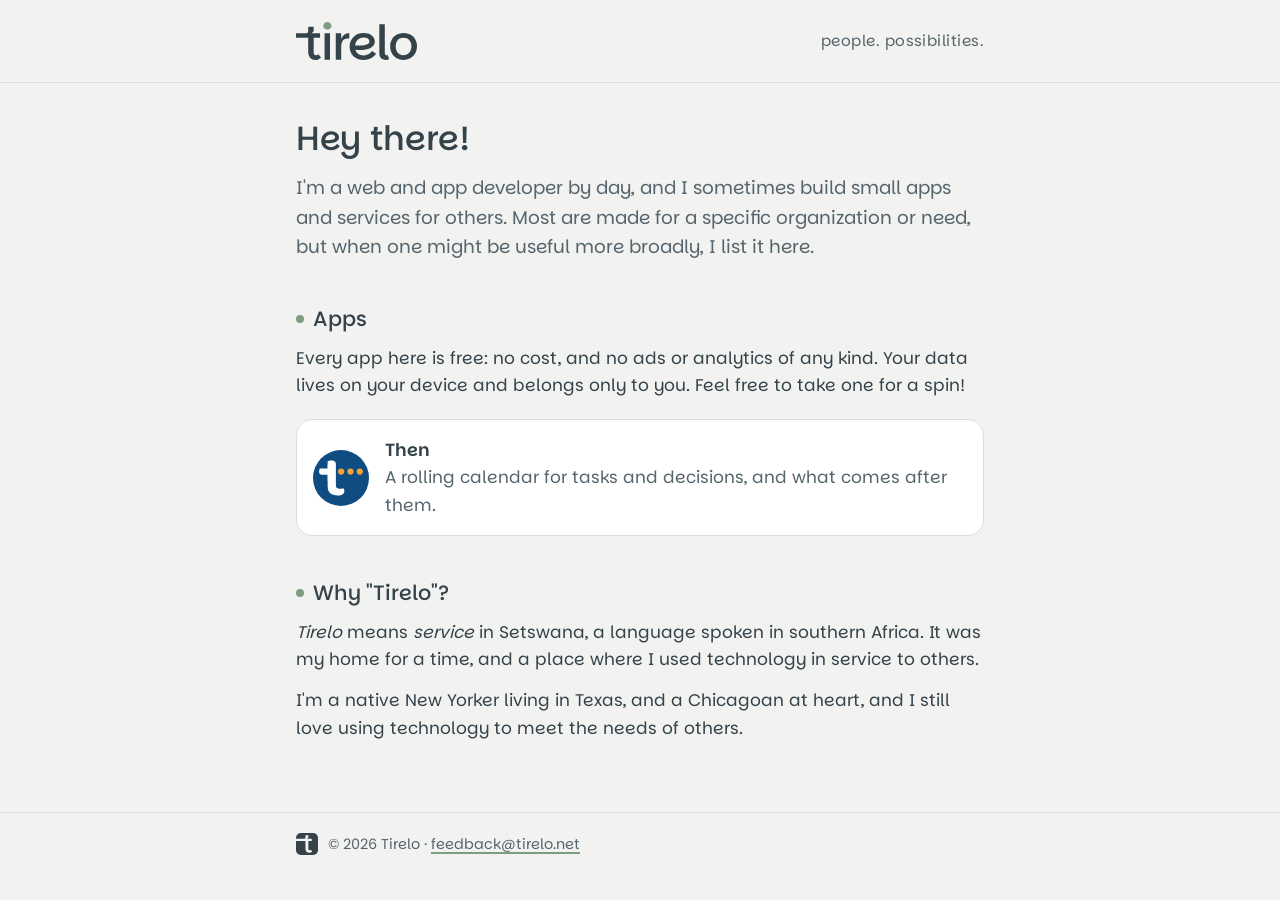
<file: index.html>
<!doctype html>
<html lang="en">
<head>
  <meta charset="utf-8">
  <meta name="viewport" content="width=device-width, initial-scale=1">
  <title>Tirelo</title>
  <meta name="description" content="Small, free apps with no ads or analytics, where your data stays on your device.">
  <link rel="stylesheet" href="assets/site.css">
  <link rel="icon" href="assets/tirelo/favicon.svg" type="image/svg+xml">
  <link rel="icon" href="favicon.ico" sizes="16x16 32x32 48x48">
  <link rel="apple-touch-icon" href="assets/tirelo/apple-touch-icon.png">
  <meta name="theme-color" content="#F2F3F1">
</head>
<body>
  <header class="site">
    <div class="wrap">
      <a class="home" href="index.html"><img src="assets/tirelo/tirelo-wordmark.svg" alt="Tirelo"></a>
      <span class="tagline">people. possibilities.</span>
    </div>
  </header>

  <main class="wrap">
    <h1>Hey there!</h1>
    <p class="lead">
      I'm a web and app developer by day, and I sometimes build small apps and services for others.
      Most are made for a specific organization or need, but when one might be useful more broadly,
      I list it here.
    </p>

    <h2>Apps</h2>
    <p>
      Every app here is free: no cost, and no ads or analytics of any kind. Your data lives on your
      device and belongs only to you. Feel free to take one for a spin!
    </p>

    <a class="card" href="then/index.html">
      <img src="assets/then-icon.svg" alt="">
      <div>
        <strong>Then</strong>
        <span>A rolling calendar for tasks and decisions, and what comes after them.</span>
      </div>
    </a>

    <h2>Why "Tirelo"?</h2>
    <p>
      <em>Tirelo</em> means <em>service</em> in Setswana, a language spoken in southern Africa. It was
      my home for a time, and a place where I used technology in service to others.
    </p>
    <p>
      I'm a native New Yorker living in Texas, and a Chicagoan at heart, and I still love using
      technology to meet the needs of others.
    </p>
  </main>

  <footer class="site">
    <div class="wrap">
      <img class="mark" src="assets/tirelo/tirelo-monogram.svg" alt="">
      <span>© 2026 Tirelo · <a href="mailto:feedback@tirelo.net">feedback@tirelo.net</a></span>
    </div>
  </footer>
</body>
</html>
</file>
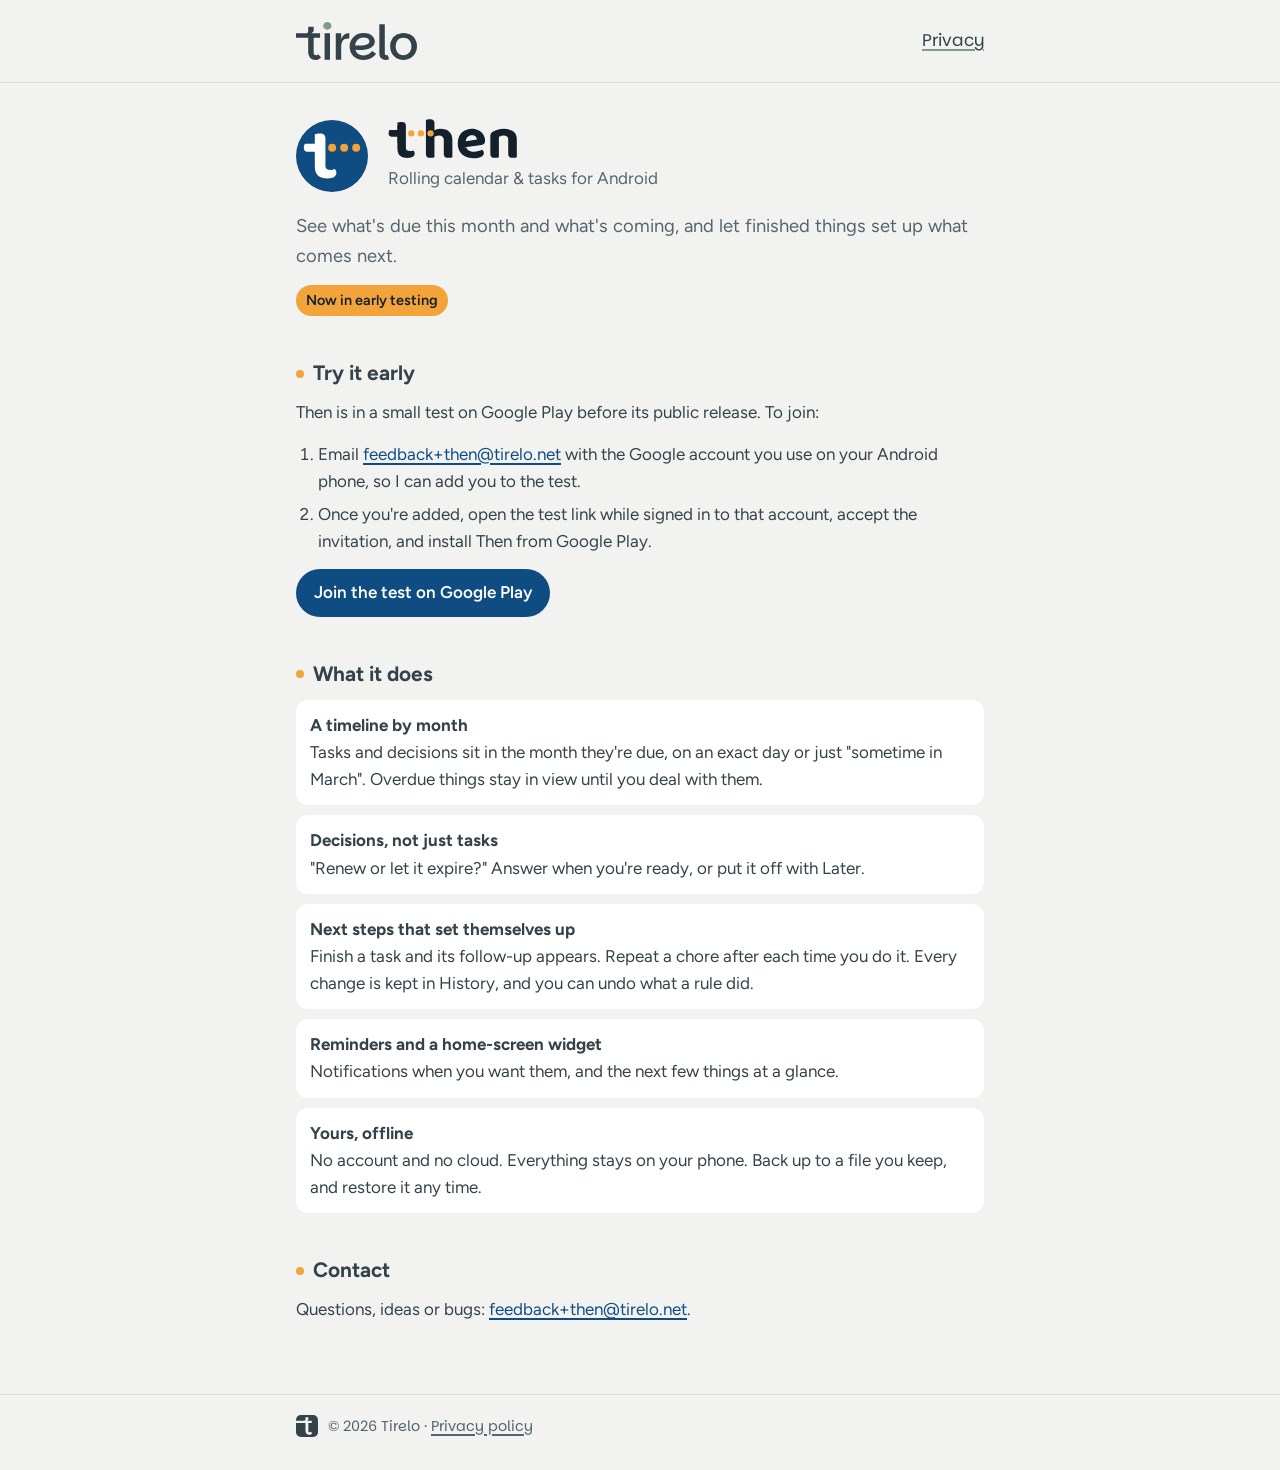
<file: then/index.html>
<!doctype html>
<html lang="en">
<head>
  <meta charset="utf-8">
  <meta name="viewport" content="width=device-width, initial-scale=1">
  <title>Then: Rolling Calendar &amp; Tasks</title>
  <meta name="description" content="Then is a rolling month-by-month calendar for tasks and decisions, with next steps that set themselves up. No account, no cloud, works offline.">
  <link rel="stylesheet" href="../assets/site.css">
  <link rel="icon" href="../assets/then-icon.svg" type="image/svg+xml">
</head>
<body class="then">
  <header class="site">
    <div class="wrap">
      <a class="home" href="../index.html"><img src="../assets/tirelo/tirelo-wordmark.svg" alt="Tirelo"></a>
      <nav><a href="privacy/index.html">Privacy</a></nav>
    </div>
  </header>

  <main class="wrap">
    <div class="hero">
      <img class="icon" src="../assets/then-icon.svg" alt="">
      <div>
        <img class="wordmark" src="../assets/then-wordmark.svg" alt="Then">
        <span class="muted">Rolling calendar &amp; tasks for Android</span>
      </div>
    </div>

    <p class="lead">See what's due this month and what's coming, and let finished things set up what comes next.</p>
    <p><span class="badge">Now in early testing</span></p>

    <h2>Try it early</h2>
    <p>Then is in a small test on Google Play before its public release. To join:</p>
    <ol>
      <li>Email <a href="mailto:feedback+then@tirelo.net?subject=Then%20tester">feedback+then@tirelo.net</a> with the Google account you use on your Android phone, so I can add you to the test.</li>
      <li>Once you're added, open the test link while signed in to that account, accept the invitation, and install Then from Google Play.</li>
    </ol>
    <p><a class="button" href="https://play.google.com/apps/internaltest/4701377230347264130">Join the test on Google Play</a></p>

    <h2>What it does</h2>
    <ul class="features">
      <li><strong>A timeline by month</strong>Tasks and decisions sit in the month they're due, on an exact day or just "sometime in March". Overdue things stay in view until you deal with them.</li>
      <li><strong>Decisions, not just tasks</strong>"Renew or let it expire?" Answer when you're ready, or put it off with Later.</li>
      <li><strong>Next steps that set themselves up</strong>Finish a task and its follow-up appears. Repeat a chore after each time you do it. Every change is kept in History, and you can undo what a rule did.</li>
      <li><strong>Reminders and a home-screen widget</strong>Notifications when you want them, and the next few things at a glance.</li>
      <li><strong>Yours, offline</strong>No account and no cloud. Everything stays on your phone. Back up to a file you keep, and restore it any time.</li>
    </ul>

    <h2>Contact</h2>
    <p>Questions, ideas or bugs: <a href="mailto:feedback+then@tirelo.net">feedback+then@tirelo.net</a>.</p>
  </main>

  <footer class="site">
    <div class="wrap">
      <img class="mark" src="../assets/tirelo/tirelo-monogram.svg" alt="">
      <span>© 2026 Tirelo · <a href="privacy/index.html">Privacy policy</a></span>
    </div>
  </footer>
</body>
</html>
</file>
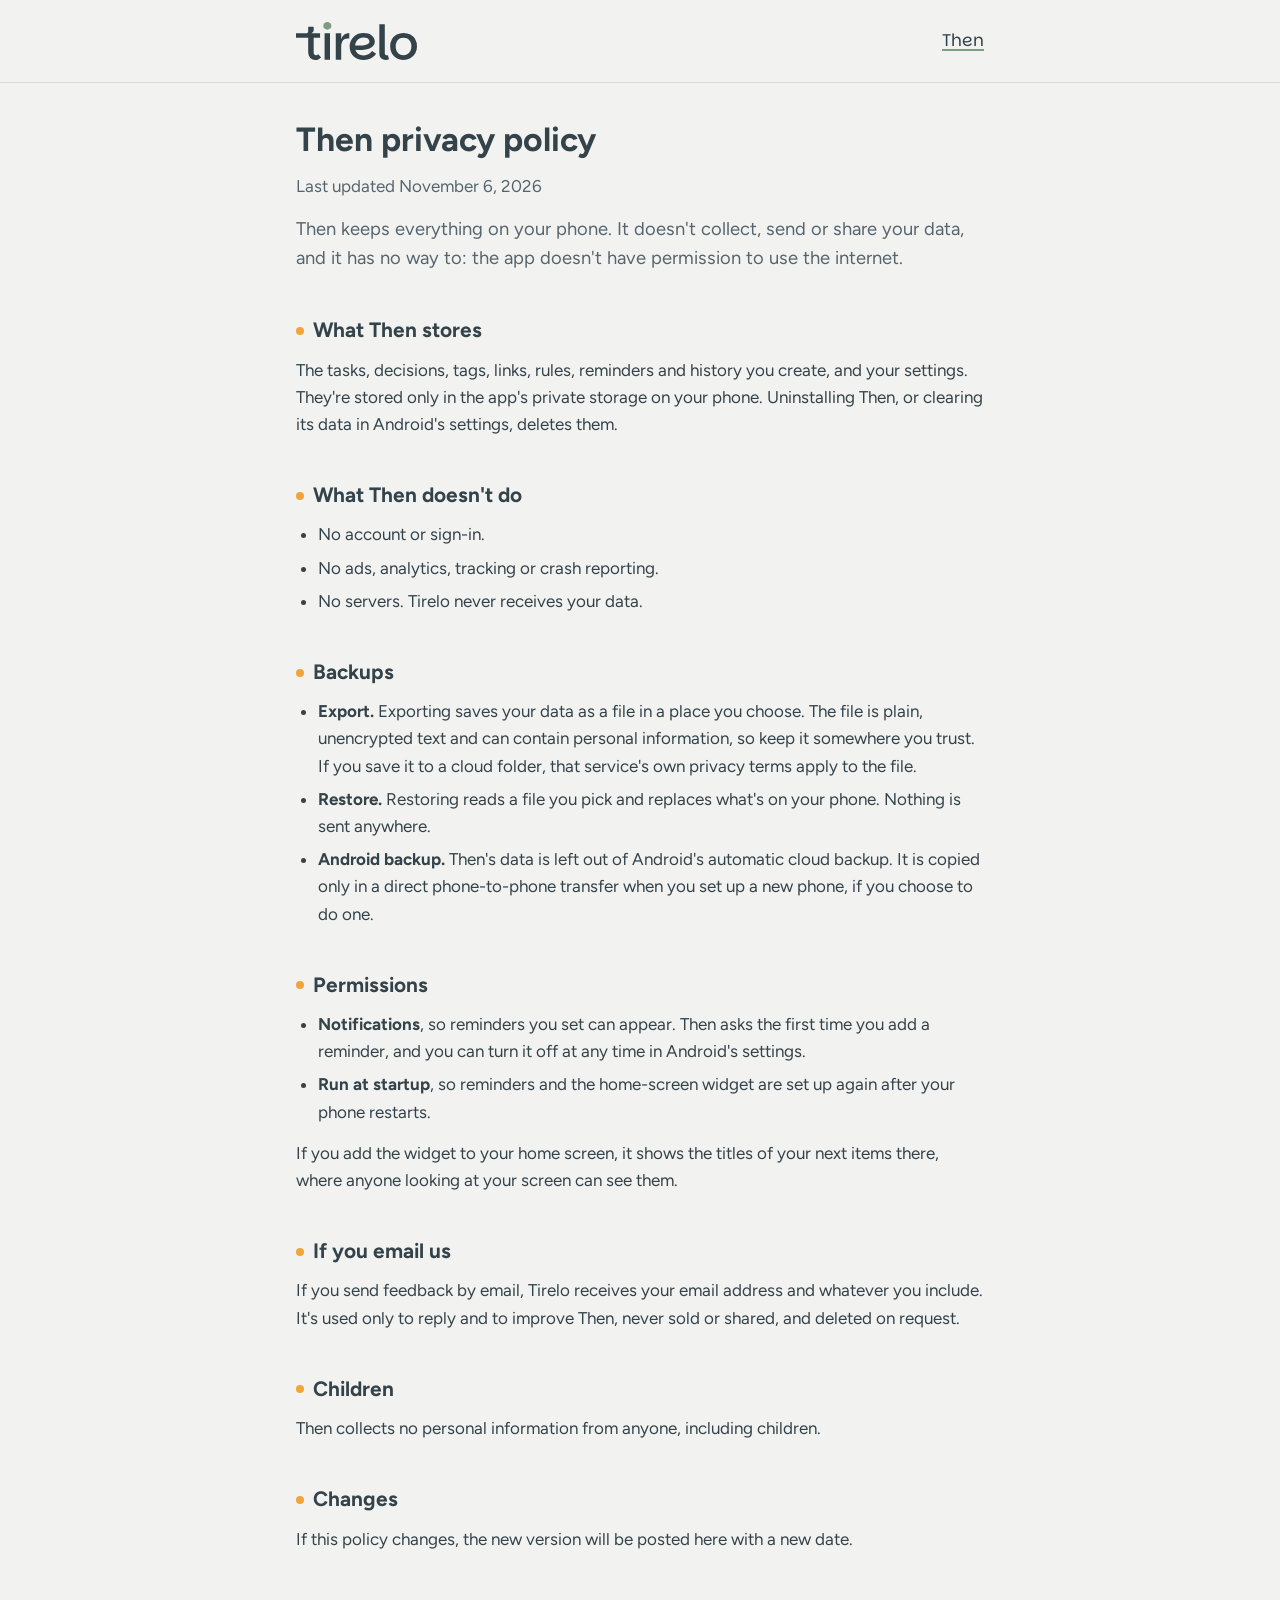
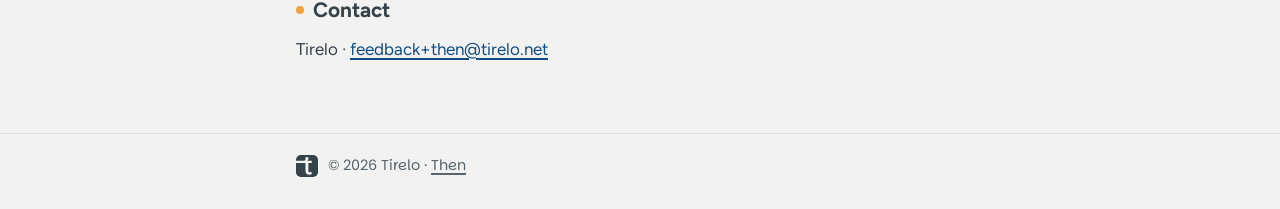
<file: then/privacy/index.html>
<!doctype html>
<html lang="en">
<head>
  <meta charset="utf-8">
  <meta name="viewport" content="width=device-width, initial-scale=1">
  <title>Then privacy policy</title>
  <meta name="description" content="Then keeps your data on your phone. It has no account, no analytics and no internet access.">
  <link rel="stylesheet" href="../../assets/site.css">
  <link rel="icon" href="../../assets/then-icon.svg" type="image/svg+xml">
</head>
<body class="then">
  <header class="site">
    <div class="wrap">
      <a class="home" href="../../index.html"><img src="../../assets/tirelo/tirelo-wordmark.svg" alt="Tirelo"></a>
      <nav><a href="../index.html">Then</a></nav>
    </div>
  </header>

  <main class="wrap">
    <h1>Then privacy policy</h1>
    <p class="muted">Last updated November 6, 2026</p>

    <p class="lead">Then keeps everything on your phone. It doesn't collect, send or share your data, and it has no way to: the app doesn't have permission to use the internet.</p>

    <h2>What Then stores</h2>
    <p>The tasks, decisions, tags, links, rules, reminders and history you create, and your settings. They're stored only in the app's private storage on your phone. Uninstalling Then, or clearing its data in Android's settings, deletes them.</p>

    <h2>What Then doesn't do</h2>
    <ul>
      <li>No account or sign-in.</li>
      <li>No ads, analytics, tracking or crash reporting.</li>
      <li>No servers. Tirelo never receives your data.</li>
    </ul>

    <h2>Backups</h2>
    <ul>
      <li><strong>Export.</strong> Exporting saves your data as a file in a place you choose. The file is plain, unencrypted text and can contain personal information, so keep it somewhere you trust. If you save it to a cloud folder, that service's own privacy terms apply to the file.</li>
      <li><strong>Restore.</strong> Restoring reads a file you pick and replaces what's on your phone. Nothing is sent anywhere.</li>
      <li><strong>Android backup.</strong> Then's data is left out of Android's automatic cloud backup. It is copied only in a direct phone-to-phone transfer when you set up a new phone, if you choose to do one.</li>
    </ul>

    <h2>Permissions</h2>
    <ul>
      <li><strong>Notifications</strong>, so reminders you set can appear. Then asks the first time you add a reminder, and you can turn it off at any time in Android's settings.</li>
      <li><strong>Run at startup</strong>, so reminders and the home-screen widget are set up again after your phone restarts.</li>
    </ul>
    <p>If you add the widget to your home screen, it shows the titles of your next items there, where anyone looking at your screen can see them.</p>

    <h2>If you email us</h2>
    <p>If you send feedback by email, Tirelo receives your email address and whatever you include. It's used only to reply and to improve Then, never sold or shared, and deleted on request.</p>

    <h2>Children</h2>
    <p>Then collects no personal information from anyone, including children.</p>

    <h2>Changes</h2>
    <p>If this policy changes, the new version will be posted here with a new date.</p>

    <h2>Contact</h2>
    <p>Tirelo · <a href="mailto:feedback+then@tirelo.net">feedback+then@tirelo.net</a></p>
  </main>

  <footer class="site">
    <div class="wrap">
      <img class="mark" src="../../assets/tirelo/tirelo-monogram.svg" alt="">
      <span>© 2026 Tirelo · <a href="../index.html">Then</a></span>
    </div>
  </footer>
</body>
</html>
</file>
<file: assets/site.css>
/* Tirelo site. Always light. Colours and type follow the tirelo brand.
   Fonts are self-hosted so no page calls a third party. Then's product pages add body.then, which
   switches their content to the Then brand (Figtree, Then blue/amber) inside the tirelo header and footer. */
@font-face {
  font-family: "Parkinsans";
  src: url("parkinsans-400.woff2") format("woff2");
  font-weight: 400;
  font-display: swap;
}
@font-face {
  font-family: "Parkinsans";
  src: url("parkinsans-500.woff2") format("woff2");
  font-weight: 500;
  font-display: swap;
}
@font-face {
  font-family: "Parkinsans";
  src: url("parkinsans-600.woff2") format("woff2");
  font-weight: 600;
  font-display: swap;
}
@font-face {
  font-family: "Figtree";
  src: url("figtree.ttf") format("truetype");
  font-weight: 300 900;
  font-display: swap;
}

:root {
  /* tirelo brand */
  --slate: #34424A;
  --sage: #7E9C82;
  --mist: #86A3BB;
  --paper: #F2F3F1;
  --deep: #273238;

  --ink: var(--slate);
  --muted: #56656D;
  --bg: var(--paper);
  --surface: #FFFFFF;
  --line: #D9DEDB;
  --link: var(--slate);
  --link-line: var(--sage);
  --accent: var(--sage);
  --brand-font: "Parkinsans", system-ui, -apple-system, "Segoe UI", Roboto, sans-serif;
  color-scheme: light;
}

* { box-sizing: border-box; }

html { -webkit-text-size-adjust: 100%; }

body {
  margin: 0;
  background: var(--bg);
  color: var(--ink);
  font: 17px/1.6 var(--brand-font);
}

a {
  color: var(--link);
  text-decoration-color: var(--link-line);
  text-decoration-thickness: 2px;
  text-underline-offset: 3px;
}
a:hover { text-decoration-color: currentColor; }

.wrap { max-width: 720px; margin: 0 auto; padding: 0 16px; }

/* Header and footer always carry the tirelo brand, including on Then's pages. */
header.site, footer.site { font-family: var(--brand-font); }

header.site {
  padding: 22px 0;
  border-bottom: 1px solid var(--line);
}
header.site .wrap { display: flex; align-items: center; justify-content: space-between; gap: 16px; }
header.site a.home { display: block; line-height: 0; }
/* 38px tall = ~121px wide: the smallest size for the full wordmark (below 120px use the -small file) */
header.site a.home img { height: 38px; width: auto; }
header.site .tagline { color: var(--muted); font-size: .95rem; letter-spacing: .03em; }
header.site nav a { margin-left: 16px; color: var(--slate); text-decoration-color: var(--sage); }

main.wrap { padding: 36px 16px 56px; }

h1 { font-size: 2.1rem; font-weight: 500; line-height: 1.2; letter-spacing: -.01em; margin: 0 0 14px; }
h2 { font-size: 1.3rem; font-weight: 500; margin: 40px 0 10px; }
/* the dot on the "i", echoed on section headings */
h2::before {
  content: "";
  display: inline-block;
  width: .38em;
  height: .38em;
  margin-right: .45em;
  border-radius: 50%;
  background: var(--accent);
  vertical-align: .12em;
}
strong { font-weight: 600; }
p, ul { margin: 0 0 14px; }
ul { padding-left: 22px; }
li { margin-bottom: 6px; }

.lead { font-size: 1.15rem; color: var(--muted); }
.muted { color: var(--muted); }

.card {
  display: flex;
  align-items: center;
  gap: 16px;
  padding: 16px;
  margin: 20px 0;
  background: var(--surface);
  border: 1px solid var(--line);
  border-radius: 16px;
  color: inherit;
  text-decoration: none;
  transition: border-color .15s;
}
.card:hover { border-color: var(--sage); }
.card img { width: 56px; height: 56px; flex: none; }
.card strong { display: block; font-size: 1.1rem; }
.card span { color: var(--muted); }

footer.site {
  border-top: 1px solid var(--line);
  padding: 20px 0 32px;
  font-size: .9rem;
  color: var(--muted);
}
footer.site .wrap { display: flex; align-items: center; gap: 10px; flex-wrap: wrap; }
footer.site img.mark { width: 22px; height: 22px; flex: none; }
footer.site a { color: var(--muted); }

@media (max-width: 480px) {
  header.site .tagline { display: none; }
  h1 { font-size: 1.8rem; }
}

/* ---------- Then product pages ---------- */
body.then {
  --then-blue: #0F4C81;
  --then-amber: #F2A33A;
  --link: var(--then-blue);
  --link-line: currentColor;
  --accent: var(--then-amber);
}
body.then main { font-family: "Figtree", system-ui, -apple-system, "Segoe UI", Roboto, sans-serif; }
body.then main h1, body.then main h2 { font-weight: 700; letter-spacing: 0; }
body.then main strong { font-weight: 700; }

.hero { display: flex; align-items: center; gap: 20px; margin-bottom: 20px; }
.hero img.icon { width: 72px; height: 72px; flex: none; }
.hero img.wordmark { height: 40px; width: auto; display: block; margin-bottom: 6px; }

.features { list-style: none; padding: 0; display: grid; gap: 10px; }
.features li { background: var(--surface); border-radius: 12px; padding: 12px 14px; margin: 0; }
.features strong { display: block; }

ol { margin: 0 0 14px; padding-left: 22px; }

.button {
  display: inline-block;
  padding: 10px 18px;
  border-radius: 999px;
  background: var(--link);
  color: #FFFFFF;
  font-weight: 600;
  text-decoration: none;
}
.button:hover { filter: brightness(1.15); }

.badge {
  display: inline-block;
  padding: 4px 10px;
  border-radius: 999px;
  background: var(--then-amber, #F2A33A);
  color: #14202B;
  font-weight: 600;
  font-size: .9rem;
}
</file>
